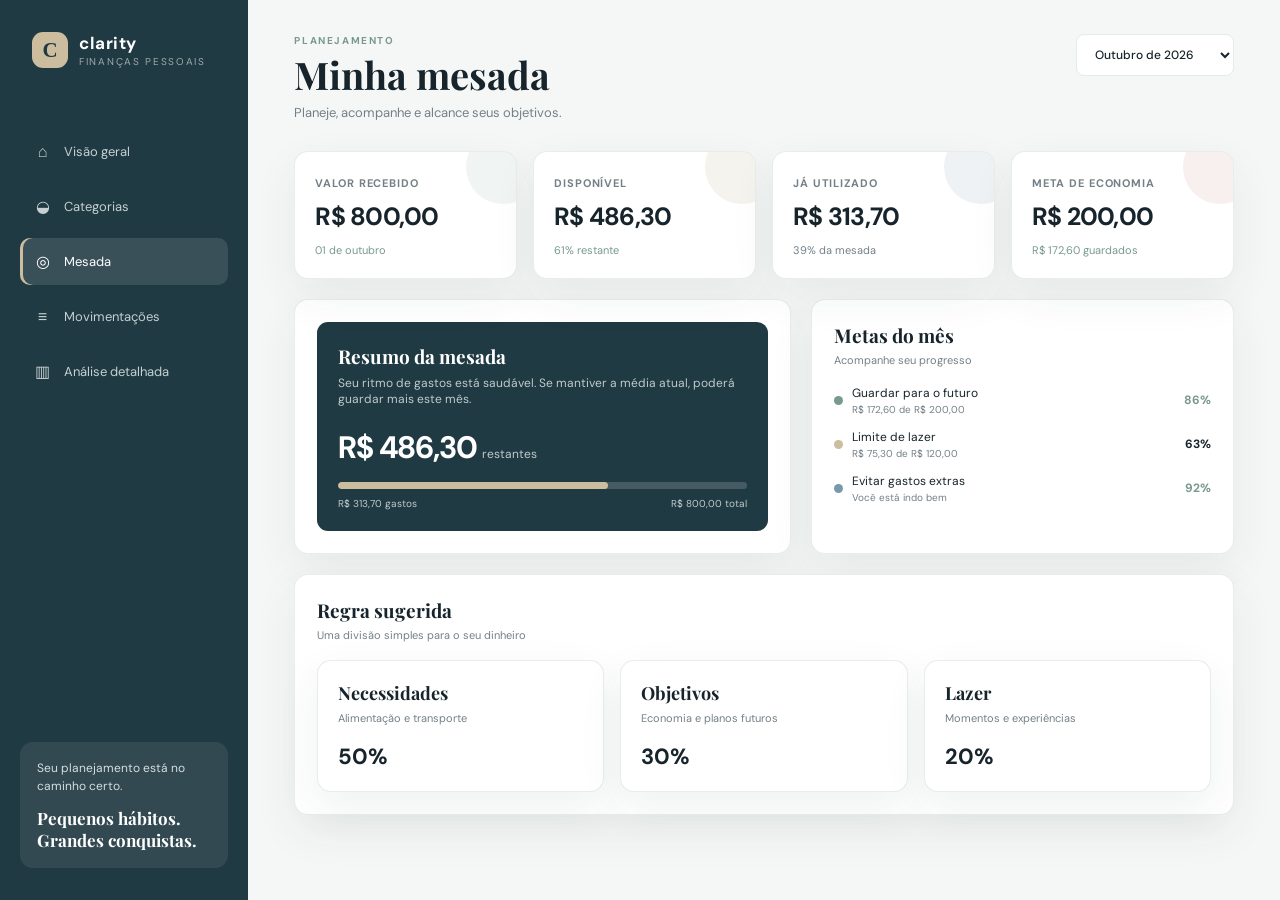
<file: mesada.html>
<!doctype html><html lang="pt-BR"><head><meta charset="UTF-8"><meta name="viewport" content="width=device-width,initial-scale=1"><title>Clarity | Mesada</title><link rel="preconnect" href="https://fonts.googleapis.com"><link rel="preconnect" href="https://fonts.gstatic.com" crossorigin><link href="https://fonts.googleapis.com/css2?family=DM+Sans:wght@400;500;600;700&family=Playfair+Display:wght@600;700&display=swap" rel="stylesheet"><link rel="stylesheet" href="styles.css"></head><body><div class="app"><aside><div class="brand"><div class="brand-mark">C</div><div class="brand-name">clarity<small>finanças pessoais</small></div></div><nav><a href="index.html"><span class="nav-icon">⌂</span>Visão geral</a><a href="categorias.html"><span class="nav-icon">◒</span>Categorias</a><a class="active" href="mesada.html"><span class="nav-icon">◎</span>Mesada</a><a href="movimentacoes.html"><span class="nav-icon">≡</span>Movimentações</a><a href="analise.html"><span class="nav-icon">▥</span>Análise detalhada</a></nav><div class="sidebar-bottom"><p>Seu planejamento está no caminho certo.</p><strong>Pequenos hábitos.<br>Grandes conquistas.</strong></div></aside><main><header class="topbar"><div><p class="eyebrow">Planejamento</p><h1>Minha mesada</h1><p class="subtitle">Planeje, acompanhe e alcance seus objetivos.</p></div><select class="month"><option>Outubro de 2026</option><option>Setembro de 2026</option></select></header><section class="kpis"><article class="card kpi"><span class="kpi-label">Valor recebido</span><strong class="kpi-value">R$ 800,00</strong><span class="trend">01 de outubro</span></article><article class="card kpi"><span class="kpi-label">Disponível</span><strong class="kpi-value">R$ 486,30</strong><span class="trend">61% restante</span></article><article class="card kpi"><span class="kpi-label">Já utilizado</span><strong class="kpi-value">R$ 313,70</strong><span class="trend neutral">39% da mesada</span></article><article class="card kpi"><span class="kpi-label">Meta de economia</span><strong class="kpi-value">R$ 200,00</strong><span class="trend">R$ 172,60 guardados</span></article></section><section class="dashboard-grid"><article class="card panel"><div class="allowance"><h3>Resumo da mesada</h3><p>Seu ritmo de gastos está saudável. Se mantiver a média atual, poderá guardar mais este mês.</p><div class="allowance-amount">R$ 486,30 <small>restantes</small></div><div class="bar"><span></span></div><div class="allowance-foot"><span>R$ 313,70 gastos</span><span>R$ 800,00 total</span></div></div></article><article class="card panel"><div class="panel-head"><div><h2 class="panel-title">Metas do mês</h2><p class="panel-caption">Acompanhe seu progresso</p></div></div><div class="cat-list"><div class="cat-row"><i class="cat-dot" style="background:#78998e"></i><div>Guardar para o futuro<small>R$ 172,60 de R$ 200,00</small></div><strong class="positive">86%</strong></div><div class="cat-row"><i class="cat-dot" style="background:#cbbd9d"></i><div>Limite de lazer<small>R$ 75,30 de R$ 120,00</small></div><strong>63%</strong></div><div class="cat-row"><i class="cat-dot" style="background:#7898ab"></i><div>Evitar gastos extras<small>Você está indo bem</small></div><strong class="positive">92%</strong></div></div></article><article class="card panel" style="grid-column:span 2"><div class="panel-head"><div><h2 class="panel-title">Regra sugerida</h2><p class="panel-caption">Uma divisão simples para o seu dinheiro</p></div></div><div class="category-cards"><div class="card category-card"><h3>Necessidades</h3><p>Alimentação e transporte</p><strong class="amount">50%</strong></div><div class="card category-card"><h3>Objetivos</h3><p>Economia e planos futuros</p><strong class="amount">30%</strong></div><div class="card category-card"><h3>Lazer</h3><p>Momentos e experiências</p><strong class="amount">20%</strong></div></div></article></section></main></div></body></html>
</file>
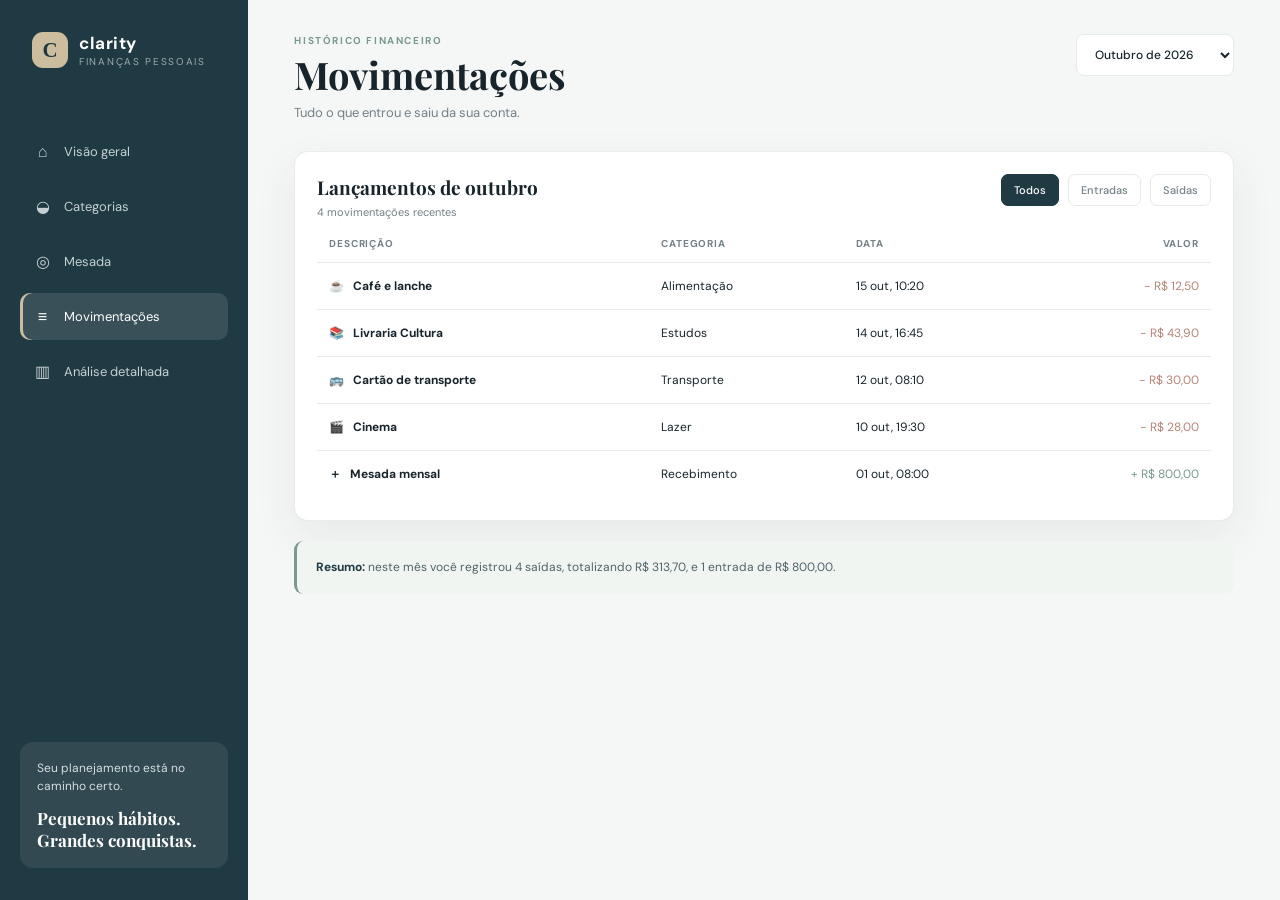
<file: movimentacoes.html>
<!doctype html><html lang="pt-BR"><head><meta charset="UTF-8"><meta name="viewport" content="width=device-width,initial-scale=1"><title>Clarity | Movimentações</title><link rel="preconnect" href="https://fonts.googleapis.com"><link rel="preconnect" href="https://fonts.gstatic.com" crossorigin><link href="https://fonts.googleapis.com/css2?family=DM+Sans:wght@400;500;600;700&family=Playfair+Display:wght@600;700&display=swap" rel="stylesheet"><link rel="stylesheet" href="styles.css"></head><body><div class="app"><aside><div class="brand"><div class="brand-mark">C</div><div class="brand-name">clarity<small>finanças pessoais</small></div></div><nav><a href="index.html"><span class="nav-icon">⌂</span>Visão geral</a><a href="categorias.html"><span class="nav-icon">◒</span>Categorias</a><a href="mesada.html"><span class="nav-icon">◎</span>Mesada</a><a class="active" href="movimentacoes.html"><span class="nav-icon">≡</span>Movimentações</a><a href="analise.html"><span class="nav-icon">▥</span>Análise detalhada</a></nav><div class="sidebar-bottom"><p>Seu planejamento está no caminho certo.</p><strong>Pequenos hábitos.<br>Grandes conquistas.</strong></div></aside><main><header class="topbar"><div><p class="eyebrow">Histórico financeiro</p><h1>Movimentações</h1><p class="subtitle">Tudo o que entrou e saiu da sua conta.</p></div><select class="month"><option>Outubro de 2026</option><option>Setembro de 2026</option></select></header><article class="card transactions"><div class="panel-head"><div><h2 class="panel-title">Lançamentos de outubro</h2><p class="panel-caption">4 movimentações recentes</p></div><div class="filter"><button class="active">Todos</button><button>Entradas</button><button>Saídas</button></div></div><div class="table-wrap"><table class="table"><thead><tr><th>Descrição</th><th>Categoria</th><th>Data</th><th>Valor</th></tr></thead><tbody><tr><td><strong>☕ &nbsp; Café e lanche</strong></td><td>Alimentação</td><td>15 out, 10:20</td><td class="negative">− R$ 12,50</td></tr><tr><td><strong>📚 &nbsp; Livraria Cultura</strong></td><td>Estudos</td><td>14 out, 16:45</td><td class="negative">− R$ 43,90</td></tr><tr><td><strong>🚌 &nbsp; Cartão de transporte</strong></td><td>Transporte</td><td>12 out, 08:10</td><td class="negative">− R$ 30,00</td></tr><tr><td><strong>🎬 &nbsp; Cinema</strong></td><td>Lazer</td><td>10 out, 19:30</td><td class="negative">− R$ 28,00</td></tr><tr><td><strong>＋ &nbsp; Mesada mensal</strong></td><td>Recebimento</td><td>01 out, 08:00</td><td class="positive">+ R$ 800,00</td></tr></tbody></table></div></article><div style="height:20px"></div><div class="insight"><strong>Resumo:</strong> neste mês você registrou 4 saídas, totalizando R$ 313,70, e 1 entrada de R$ 800,00.</div></main></div></body></html>
</file>
<file: styles.css>
:root{--ink:#17242b;--muted:#738087;--paper:#f5f7f6;--card:#fff;--line:#e5ebe8;--navy:#203a43;--sage:#78998e;--sand:#cbbd9d;--rose:#b98276;--blue:#7898ab;--shadow:0 16px 45px rgba(31,55,61,.07)}*{box-sizing:border-box}body{margin:0;background:var(--paper);color:var(--ink);font-family:'DM Sans',sans-serif}.app{min-height:100vh;display:grid;grid-template-columns:248px 1fr}aside{background:var(--navy);color:#fff;padding:32px 20px;display:flex;flex-direction:column}.brand{display:flex;align-items:center;gap:11px;margin:0 12px 60px}.brand-mark{width:36px;height:36px;display:grid;place-items:center;border-radius:11px;background:var(--sand);color:var(--navy);font-family:Georgia,serif;font-weight:bold;font-size:21px}.brand-name{font-size:17px;font-weight:700;letter-spacing:.03em}.brand-name small{display:block;font-weight:400;opacity:.56;font-size:10px;letter-spacing:.17em;text-transform:uppercase;margin-top:1px}nav{display:grid;gap:8px}nav a{color:#c5d0d2;text-decoration:none;display:flex;align-items:center;gap:13px;padding:13px 14px;border-radius:10px;font-size:13px}nav a.active,nav a:hover{color:#fff;background:rgba(255,255,255,.11)}nav a.active{box-shadow:inset 3px 0 var(--sand)}.nav-icon{width:17px;text-align:center;font-size:16px}.sidebar-bottom{margin-top:auto;background:rgba(255,255,255,.08);border-radius:13px;padding:17px}.sidebar-bottom p{margin:0 0 12px;font-size:12px;line-height:1.5;color:#d4dedf}.sidebar-bottom strong{display:block;font-family:'Playfair Display',serif;font-size:17px}main{padding:34px 4.5%;max-width:1500px;width:100%}.topbar{display:flex;justify-content:space-between;align-items:flex-start;margin-bottom:30px}.eyebrow{color:var(--sage);text-transform:uppercase;letter-spacing:.16em;font-size:10px;font-weight:700;margin:0 0 8px}h1,h2,h3{font-family:'Playfair Display',serif;margin:0;color:var(--ink)}h1{font-size:clamp(28px,3vw,38px);line-height:1.05}.subtitle{margin:9px 0 0;color:var(--muted);font-size:13px}.month{border:1px solid var(--line);background:#fff;color:var(--ink);border-radius:8px;padding:11px 14px;font:500 12px 'DM Sans'}.card{background:var(--card);border:1px solid rgba(229,235,232,.9);border-radius:14px;box-shadow:var(--shadow)}.panel{padding:22px}.panel-head{display:flex;align-items:flex-start;justify-content:space-between;margin-bottom:18px}.panel-title{font-size:19px}.panel-caption{margin:5px 0 0;color:var(--muted);font-size:11px}.kpis{display:grid;grid-template-columns:repeat(4,1fr);gap:16px;margin-bottom:20px}.kpi{padding:19px 20px;position:relative;overflow:hidden}.kpi:after{content:'';width:74px;height:74px;border-radius:50%;position:absolute;right:-24px;top:-22px;background:rgba(120,153,142,.11)}.kpi:nth-child(2):after{background:rgba(203,189,157,.19)}.kpi:nth-child(3):after{background:rgba(121,152,171,.13)}.kpi:nth-child(4):after{background:rgba(185,130,118,.12)}.kpi-label{color:var(--muted);font-size:11px;text-transform:uppercase;letter-spacing:.08em;font-weight:700}.kpi-value{display:block;margin:8px 0 5px;font-size:25px;font-weight:700;letter-spacing:-.03em}.trend{font-size:11px;color:var(--sage)}.trend.neutral{color:var(--muted)}.dashboard-grid{display:grid;grid-template-columns:1.08fr .92fr;gap:20px}.chart-wrap{height:245px;position:relative}.category-content{display:grid;grid-template-columns:1fr 1.15fr;align-items:center;gap:12px;min-height:245px}.donut-wrap{height:215px;position:relative}.donut-center{position:absolute;inset:0;display:grid;place-content:center;text-align:center;pointer-events:none}.donut-center strong{font-size:21px}.donut-center span{font-size:10px;color:var(--muted);margin-top:3px}.cat-list{display:grid;gap:13px}.cat-row{display:grid;grid-template-columns:9px 1fr auto;gap:9px;align-items:center;font-size:12px}.cat-dot{width:9px;height:9px;border-radius:50%}.cat-row small{color:var(--muted);display:block;font-size:10px;margin-top:2px}.cat-row strong{font-size:12px}.progress-panel{grid-column:span 2;display:grid;grid-template-columns:1fr 1fr;gap:28px}.allowance{background:var(--navy);color:#fff;border-radius:11px;padding:21px}.allowance h3{color:#fff;font-size:19px}.allowance p{color:#bfcacc;font-size:12px;margin:6px 0 20px}.allowance-amount{font-size:31px;font-weight:700;letter-spacing:-.04em}.allowance-amount small{font-size:12px;color:#bfcacc;font-weight:400;letter-spacing:0}.bar{height:7px;border-radius:8px;background:rgba(255,255,255,.17);overflow:hidden;margin:14px 0 8px}.bar span{display:block;height:100%;width:66%;background:var(--sand);border-radius:inherit}.allowance-foot{display:flex;justify-content:space-between;font-size:10px;color:#bfcacc}.transactions{padding:22px}.transaction-list{display:grid;gap:1px}.transaction{display:grid;grid-template-columns:36px 1fr auto;gap:11px;align-items:center;padding:12px 0;border-bottom:1px solid var(--line)}.transaction:last-child{border-bottom:0}.tx-icon{height:34px;width:34px;display:grid;place-items:center;border-radius:9px;background:#edf3f0;font-size:15px}.transaction strong{display:block;font-size:12px;font-weight:600}.transaction span{color:var(--muted);font-size:10px}.transaction .value{font-size:12px;font-weight:700}.positive{color:var(--sage)}.negative{color:var(--rose)}.category-cards{display:grid;grid-template-columns:repeat(3,1fr);gap:16px}.category-card{padding:20px}.category-card .icon{font-size:22px;margin-bottom:16px}.category-card h3{font-size:18px}.category-card p{font-size:11px;color:var(--muted);margin:6px 0 17px}.category-card .amount{font-size:22px;font-weight:700}.category-card .mini-bar{height:5px;background:#edf1ef;border-radius:5px;margin-top:15px;overflow:hidden}.category-card .mini-bar span{display:block;height:100%;border-radius:5px}.table{width:100%;border-collapse:collapse}.table th{text-align:left;color:var(--muted);font-size:10px;text-transform:uppercase;letter-spacing:.08em;font-weight:700;padding:0 12px 12px}.table td{padding:15px 12px;border-top:1px solid var(--line);font-size:12px}.table td:last-child,.table th:last-child{text-align:right}.filter{display:flex;gap:9px}.filter button{border:1px solid var(--line);background:#fff;border-radius:7px;padding:8px 12px;font:500 11px 'DM Sans';color:var(--muted)}.filter button.active{background:var(--navy);border-color:var(--navy);color:#fff}.insight{padding:17px 19px;border-left:3px solid var(--sage);background:#f0f5f2;border-radius:9px;font-size:12px;line-height:1.6;color:#50636a}.insight strong{color:var(--navy)}@media(max-width:1000px){.app{grid-template-columns:190px 1fr}.kpis{grid-template-columns:repeat(2,1fr)}.dashboard-grid{grid-template-columns:1fr}.progress-panel{grid-column:auto}.category-cards{grid-template-columns:repeat(2,1fr)}}@media(max-width:680px){.app{display:block}aside{padding:18px}.brand{margin-bottom:18px}nav{grid-template-columns:repeat(5,1fr);gap:4px}nav a{justify-content:center;padding:10px 4px;font-size:0}nav a.active{box-shadow:inset 0 -3px var(--sand)}.sidebar-bottom{display:none}main{padding:26px 18px}.topbar{gap:15px;flex-direction:column}.month{align-self:stretch}.kpis{gap:10px}.kpi{padding:15px}.kpi-value{font-size:20px}.category-content,.progress-panel{grid-template-columns:1fr}.donut-wrap{height:190px}.category-cards{grid-template-columns:1fr}.table{min-width:610px}.table-wrap{overflow:auto}.filter{flex-wrap:wrap}}
</file>
